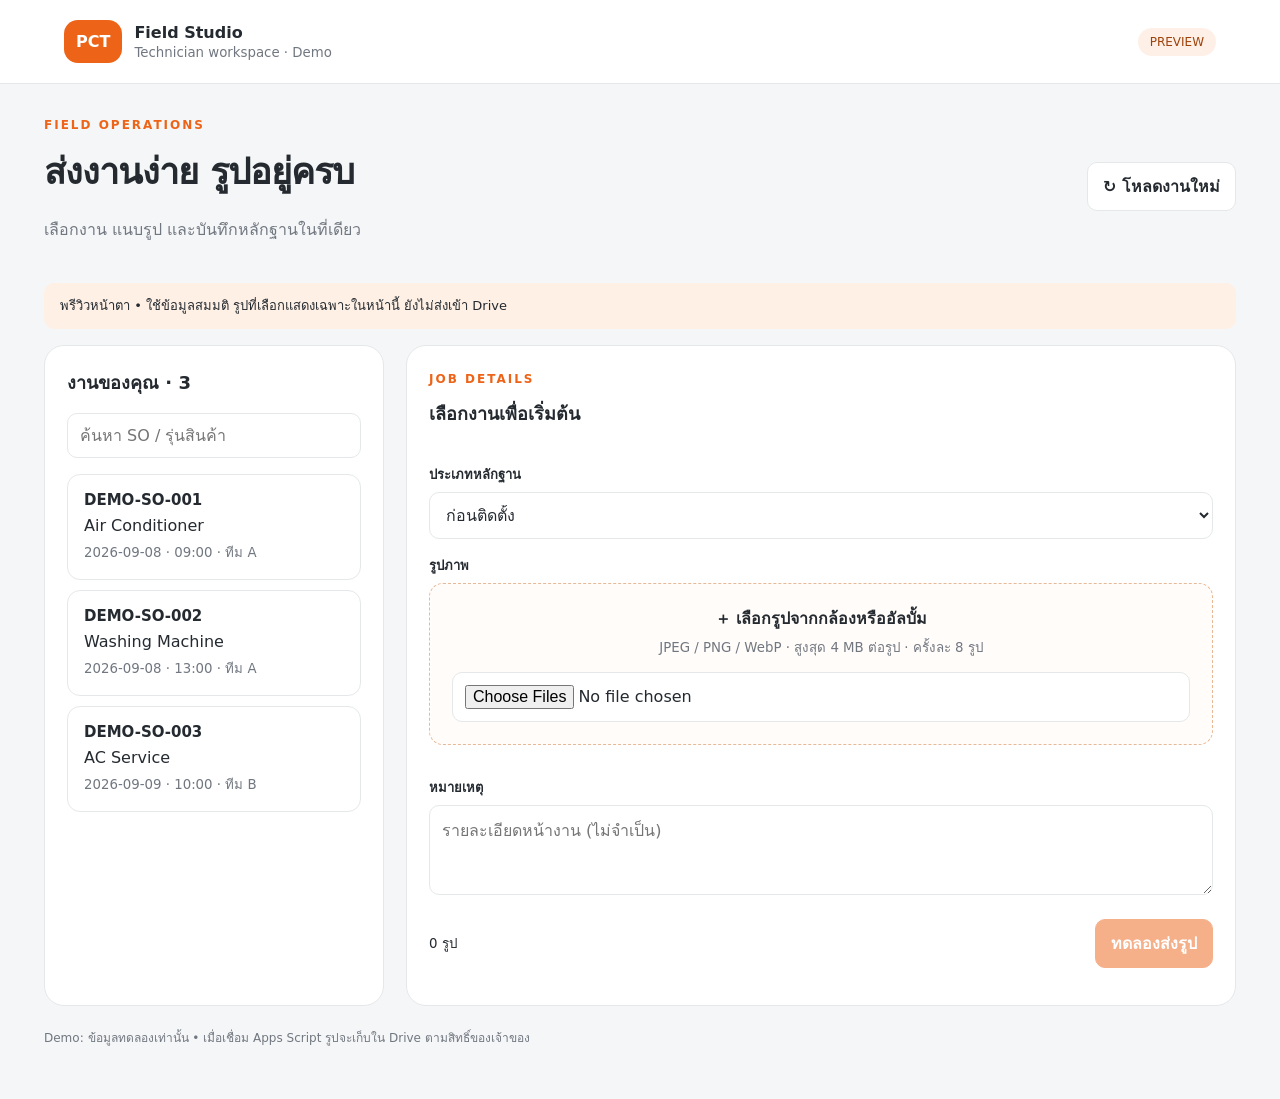
<file: demo/technician/index.html>
<!doctype html>
<html lang="th"><head><meta charset="utf-8"><meta name="viewport" content="width=device-width,initial-scale=1"><title>PCT • Field Studio Demo</title>
<style>
:root{--accent:#ed6418;--ink:#242a30;--muted:#717780;--line:#e5e8e9;--bg:#f5f6f7}*{box-sizing:border-box}body{margin:0;background:var(--bg);color:var(--ink);font-family:system-ui,'Segoe UI',sans-serif}button,input,select,textarea{font:inherit}button,a,input,select,textarea{outline-offset:4px}button{cursor:pointer}header{background:white;border-bottom:1px solid var(--line);padding:20px 5%;display:flex;justify-content:space-between;align-items:center;gap:16px}.brand{display:flex;gap:12px;align-items:center}.logo{background:var(--accent);color:white;padding:12px;border-radius:14px;font-weight:900}.brand small{display:block;color:var(--muted);margin-top:3px}.pill{font-size:12px;background:#fff0e7;color:#9d420a;padding:7px 12px;border-radius:30px}main{max-width:1240px;margin:auto;padding:30px 24px}h1{font-size:clamp(24px,4vw,36px);letter-spacing:-1px;margin:10px 0}p{color:var(--muted);line-height:1.7}.intro{display:flex;align-items:center;justify-content:space-between;gap:16px;margin-bottom:24px}.eyebrow{font-size:12px;color:var(--accent);font-weight:800;letter-spacing:2px}.layout{display:grid;grid-template-columns:340px minmax(0,1fr);gap:22px}.panel{background:white;border:1px solid var(--line);border-radius:20px;padding:22px;min-width:0}.panel h2{font-size:18px;margin:0 0 16px}.jobs{display:grid;gap:10px}.job{border:1px solid var(--line);background:white;text-align:left;padding:16px;border-radius:13px;display:grid;gap:7px;width:100%;color:inherit}.job.active{border-color:var(--accent);background:#fff8f3;box-shadow:inset 3px 0 var(--accent)}.job small{color:var(--muted)}.job strong{font-size:15px}.toolbar{display:flex;gap:8px;margin-bottom:16px}input,select,textarea{width:100%;border:1px solid var(--line);padding:12px;border-radius:10px;background:#fff;color:inherit;min-width:0}label{display:block;font-size:13px;font-weight:650;margin:16px 0 7px}.details{display:flex;gap:8px;flex-wrap:wrap;margin:12px 0 20px}.details span{background:#f3f4f5;border-radius:7px;font-size:12px;padding:7px 10px}.drop{border:1.5px dashed #e7b997;background:#fffcf9;border-radius:14px;padding:22px;text-align:center}.drop input{margin-top:14px;background:white}.drop b{display:block}.drop small{display:block;color:var(--muted);margin-top:6px}.photos{display:grid;grid-template-columns:repeat(auto-fit,minmax(140px,1fr));gap:12px;margin-top:16px}.photo{border:1px solid var(--line);border-radius:12px;overflow:hidden;min-width:0}.photo img{width:100%;height:135px;object-fit:cover}.photo div{padding:10px}.photo small{display:block;overflow-wrap:anywhere}.photo button{margin-top:8px}.actions{display:flex;justify-content:space-between;align-items:center;gap:12px;margin-top:20px;flex-wrap:wrap}.btn{border:1px solid var(--line);background:white;color:var(--ink);border-radius:10px;padding:11px 15px;min-height:44px;font-weight:650}.btn.primary{background:var(--accent);border-color:var(--accent);color:white}.btn:disabled{opacity:.5;cursor:default}.notice{padding:12px 16px;border-radius:10px;background:#fff0e5;font-size:13px;line-height:1.7;margin:16px 0}#message{margin-top:15px;line-height:1.6;overflow-wrap:anywhere}progress{width:100%;accent-color:var(--accent)}footer{font-size:12px;color:var(--muted);margin:22px 0}a{color:#a0440f}textarea{resize:vertical;min-height:90px}@media(max-width:950px){.layout{grid-template-columns:1fr}.jobs{grid-template-columns:repeat(auto-fit,minmax(200px,1fr))}.intro{align-items:flex-start}}@media(max-width:550px){main{padding:20px 14px}header{padding:14px}.panel{padding:16px}.intro{display:block}.photos{grid-template-columns:repeat(2,minmax(0,1fr))}.actions .primary{width:100%}input,select,textarea{font-size:16px}.brand small{font-size:11px}}
</style></head><body><header><div class="brand"><span class="logo">PCT</span><div><b>Field Studio</b><small>Technician workspace · Demo</small></div></div><span class="pill" id="mode">PREVIEW</span></header>
<main><div class="intro"><div><span class="eyebrow">FIELD OPERATIONS</span><h1>ส่งงานง่าย รูปอยู่ครบ</h1><p>เลือกงาน แนบรูป และบันทึกหลักฐานในที่เดียว</p></div><button class="btn" id="refresh">↻ โหลดงานใหม่</button></div><div class="notice" id="notice">พรีวิวหน้าตา • ใช้ข้อมูลสมมติ รูปที่เลือกแสดงเฉพาะในหน้านี้ ยังไม่ส่งเข้า Drive</div>
<div class="layout"><aside class="panel"><h2>งานของคุณ <span id="count"></span></h2><div class="toolbar"><input id="search" aria-label="ค้นหางาน" placeholder="ค้นหา SO / รุ่นสินค้า"></div><div class="jobs" id="jobs"></div></aside><section class="panel"><span class="eyebrow">JOB DETAILS</span><h2 id="jobTitle" style="margin-top:12px">เลือกงานเพื่อเริ่มต้น</h2><div class="details" id="details"></div><label for="type">ประเภทหลักฐาน</label><select id="type"><option value="Before">ก่อนติดตั้ง</option><option value="After">หลังติดตั้ง</option><option value="Serial">Serial Number</option></select><label for="files">รูปภาพ</label><div class="drop"><b>＋ เลือกรูปจากกล้องหรืออัลบั้ม</b><small>JPEG / PNG / WebP · สูงสุด 4 MB ต่อรูป · ครั้งละ 8 รูป</small><input id="files" type="file" accept="image/jpeg,image/png,image/webp" multiple></div><div class="photos" id="photos"></div><label for="notes">หมายเหตุ</label><textarea id="notes" maxlength="2000" placeholder="รายละเอียดหน้างาน (ไม่จำเป็น)"></textarea><div class="actions"><small id="summary">ยังไม่ได้เลือกรูป</small><button class="btn primary" id="send" disabled>ทดลองส่งรูป</button></div><progress id="progress" max="1" value="0" hidden></progress><div id="message" role="status" aria-live="polite"></div></section></div><footer>Demo: ข้อมูลทดลองเท่านั้น • เมื่อเชื่อม Apps Script รูปจะเก็บใน Drive ตามสิทธิ์ของเจ้าของ</footer></main>
<script>
const connected=!!(window.google&&google.script&&google.script.run);
const sample=[{id:'DEMO-001',so:'DEMO-SO-001',name:'ลูกค้าทดลอง 01',date:'2026-09-08',time:'09:00',model:'Air Conditioner',tech:'ทีม A',status:'Assigned'},{id:'DEMO-002',so:'DEMO-SO-002',name:'ลูกค้าทดลอง 02',date:'2026-09-08',time:'13:00',model:'Washing Machine',tech:'ทีม A',status:'Assigned'},{id:'DEMO-003',so:'DEMO-SO-003',name:'ลูกค้าทดลอง 03',date:'2026-09-09',time:'10:00',model:'AC Service',tech:'ทีม B',status:'Assigned'}];
const $=id=>document.getElementById(id);let jobs=[],selected=null,queue=[],busy=false;
function message(s){$('message').textContent=s}
function rpc(method,arg){return new Promise((resolve,reject)=>{google.script.run.withSuccessHandler(resolve).withFailureHandler(reject)[method](arg)})}
function renderJobs(){ $('jobs').replaceChildren();$('count').textContent='· '+jobs.length;const q=$('search').value.toLowerCase();for(const job of jobs.filter(j=>(j.so+' '+j.model).toLowerCase().includes(q))){const b=document.createElement('button');b.className='job'+(selected&&selected.id===job.id?' active':'');b.disabled=busy;for(const [tag,text]of [['strong',job.so],['span',job.model],['small',job.date+' · '+job.time+' · '+job.tech]]){const e=document.createElement(tag);e.textContent=text;b.append(e)}b.onclick=()=>{if(queue.length&&!confirm('เปลี่ยนงานจะล้างรูปที่ยังไม่ได้ส่ง ต้องการเปลี่ยนหรือไม่?'))return;clearQueue();$('notes').value='';selected=job;$('jobTitle').textContent=job.so;$('details').replaceChildren();[job.name,job.model,job.date+' '+job.time,job.tech].forEach(t=>{const e=document.createElement('span');e.textContent=t;$('details').append(e)});renderJobs();renderPhotos()};$('jobs').append(b)}}
function clearQueue(){queue.forEach(p=>URL.revokeObjectURL(p.url));queue=[];$('files').value='';renderPhotos()}
function renderPhotos(){$('photos').replaceChildren();queue.forEach((p,i)=>{const c=document.createElement('div');c.className='photo';const img=document.createElement('img');img.src=p.url;img.alt='รูปที่เลือก '+(i+1);const d=document.createElement('div'),s=document.createElement('small'),b=document.createElement('button');s.textContent=p.file.name+(p.done?' · ส่งแล้ว':'');b.textContent='นำออก';b.className='btn';b.disabled=busy;b.onclick=()=>{URL.revokeObjectURL(p.url);queue.splice(i,1);renderPhotos()};d.append(s,b);c.append(img,d);$('photos').append(c)});$('summary').textContent=queue.length+' รูป';$('send').disabled=busy||!selected||!queue.some(p=>!p.done)}
function lock(v){busy=v;['files','type','notes','refresh'].forEach(id=>$(id).disabled=v);renderJobs();renderPhotos()}
async function load(){if(busy)return;lock(true);message('กำลังโหลดงาน…');try{jobs=connected?await rpc('listDemoJobs'):sample;message('');renderJobs()}catch(e){message('โหลดไม่ได้: '+e.message)}finally{lock(false)}}
$('files').onchange=e=>{for(const file of e.target.files){if(queue.length>=8){message('เลือกได้สูงสุด 8 รูป');break}if(file.size>4194304||!['image/jpeg','image/png','image/webp'].includes(file.type)){message('ข้ามไฟล์ที่ไม่รองรับหรือใหญ่เกิน 4 MB: '+file.name);continue}queue.push({file,url:URL.createObjectURL(file),id:crypto.randomUUID(),done:false})}renderPhotos()};
function base64(file){return new Promise((resolve,reject)=>{const r=new FileReader();r.onload=()=>resolve(r.result.split(',')[1]);r.onerror=reject;r.readAsDataURL(file)})}
$('send').onclick=async()=>{if(!connected){message('พรีวิวพร้อมแล้ว: เลือก '+queue.length+' รูปสำหรับ '+selected.so+' — ยังไม่ได้อัปโหลด ต้องเปิดผ่าน Apps Script เพื่อส่งจริง');return}lock(true);$('progress').hidden=false;$('progress').max=queue.length;try{for(const p of queue){if(!p.done){message('กำลังส่ง '+p.file.name);await rpc('uploadDemoPhoto',{id:p.id,job:selected.id,type:$('type').value,mime:p.file.type,data:await base64(p.file),notes:$('notes').value});p.done=true}$('progress').value=queue.filter(x=>x.done).length}message('บันทึกรูปใน Drive และลิงก์ใน Demo Photos สำเร็จ')}catch(e){message('ส่งไม่ครบ: '+e.message+' — กดส่งอีกครั้งเพื่อลองรูปที่เหลือ')}finally{lock(false)}};
$('search').oninput=renderJobs;$('refresh').onclick=load;
if(connected){$('mode').textContent='DRIVE DEMO';$('notice').textContent='เชื่อมสำเนา Google Sheet · เจ้าของทดลองใช้งาน · รูปเก็บในโฟลเดอร์ Demo';$('send').textContent='บันทึกรูปเข้า Drive'}
window.addEventListener('beforeunload',e=>{if(queue.some(p=>!p.done)){e.preventDefault();e.returnValue=''}});load();
</script></body></html>
</file>
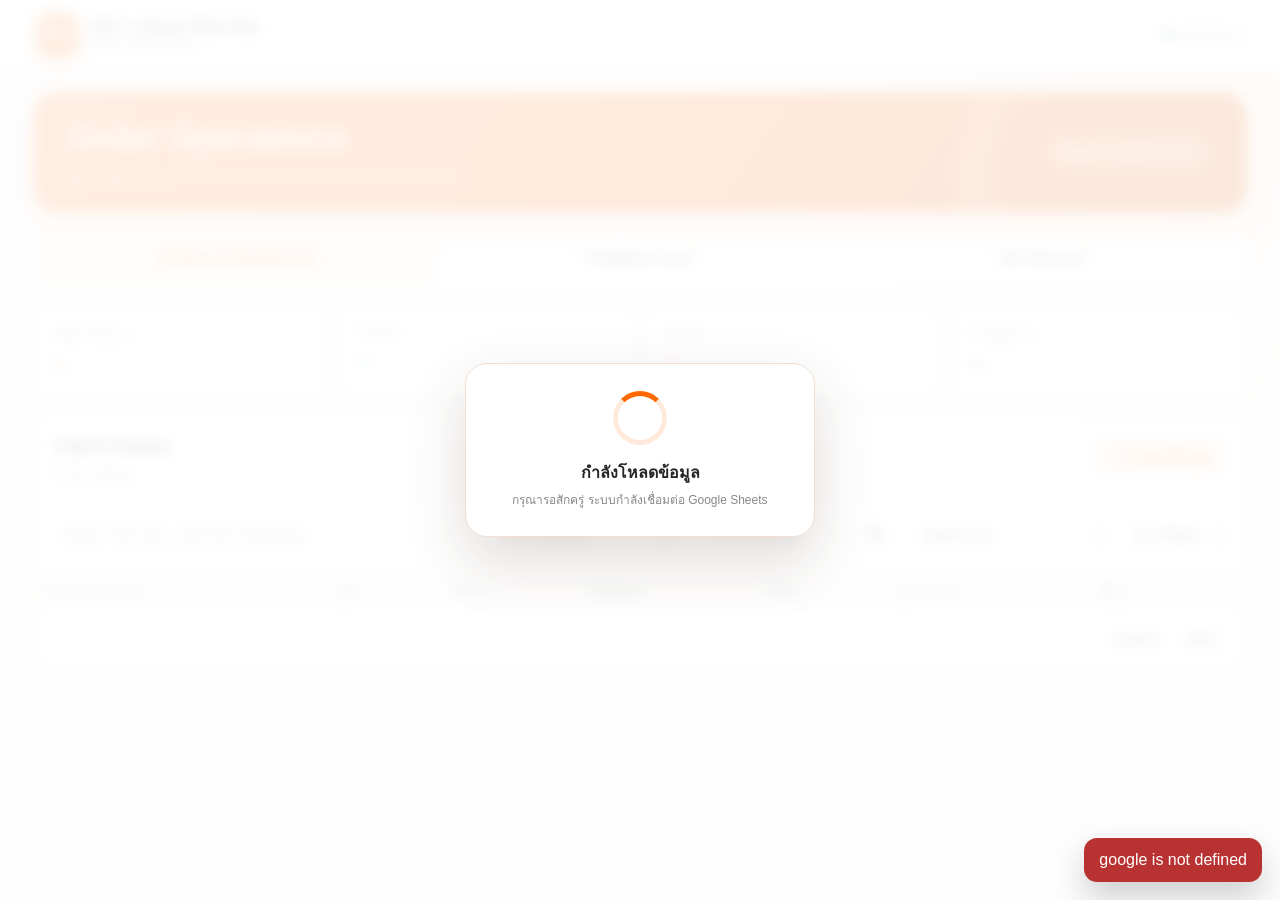
<file: GoogleAppsScript_Index.html>
<!doctype html>
<html lang="th">
<head>
  <base target="_top">
  <meta charset="utf-8">
  <style>
    :root{
      --orange:#ff6900;--orange-dark:#e95f00;--orange-soft:#fff1e7;
      --ink:#262626;--muted:#747474;--line:#eee7e1;--bg:#f7f7f8;
      --white:#fff;--green:#179d65;--red:#dd3d3d;--blue:#3978e6;
      --shadow:0 12px 34px rgba(58,42,30,.08);--radius:18px;
    }
    *{box-sizing:border-box}
    html{scroll-behavior:smooth}
    body{margin:0;color:var(--ink);font-family:Inter,"Noto Sans Thai",Tahoma,sans-serif;background:
      radial-gradient(circle at 95% 0,rgba(255,105,0,.11),transparent 30rem),var(--bg)}
    button,input,select,textarea{font:inherit}
    button{cursor:pointer}
    .app{min-height:100vh}
    .topbar{position:sticky;top:0;z-index:50;display:flex;align-items:center;justify-content:space-between;
      gap:18px;padding:13px clamp(16px,3vw,36px);border-bottom:1px solid var(--line);
      background:rgba(255,255,255,.9);backdrop-filter:blur(16px)}
    .brand{display:flex;align-items:center;gap:12px;min-width:0}
    .brand-mark{display:grid;place-items:center;width:43px;height:43px;border-radius:14px;color:#fff;
      font-weight:1000;background:linear-gradient(145deg,#ff8534,var(--orange));box-shadow:0 10px 25px rgba(255,105,0,.25)}
    .brand strong{display:block;font-size:15px}.brand small{display:block;margin-top:2px;color:var(--muted)}
    .sync{display:flex;align-items:center;gap:7px;color:var(--muted);font-size:12px}
    .sync::before{content:"";width:8px;height:8px;border-radius:50%;background:var(--green);box-shadow:0 0 0 4px rgba(23,157,101,.12)}
    .shell{width:min(1540px,100%);margin:auto;padding:22px clamp(14px,2.6vw,34px) 45px}
    .hero{position:relative;overflow:hidden;display:flex;align-items:center;justify-content:space-between;gap:20px;
      padding:25px clamp(20px,3vw,34px);border-radius:24px;color:#fff;
      background:linear-gradient(125deg,#ff8029 0,var(--orange) 55%,#df5900 100%);
      box-shadow:0 18px 42px rgba(255,105,0,.2)}
    .hero::after{content:"";position:absolute;right:-55px;top:-95px;width:260px;height:260px;border:45px solid rgba(255,255,255,.10);border-radius:50%}
    .hero h1{position:relative;margin:0;font-size:clamp(22px,3vw,34px);line-height:1.2}
    .hero p{position:relative;margin:8px 0 0;color:rgba(255,255,255,.86);font-size:13px}
    .hero-badge{position:relative;z-index:1;padding:9px 13px;border:1px solid rgba(255,255,255,.25);
      border-radius:999px;background:rgba(255,255,255,.13);white-space:nowrap;font-size:12px;font-weight:800}
    .tabs{display:flex;gap:8px;margin:18px 0;padding:6px;border:1px solid var(--line);border-radius:16px;background:#fff;box-shadow:0 5px 20px rgba(58,42,30,.04)}
    .tab{flex:1;min-height:45px;border:0;border-radius:12px;color:#666;background:transparent;font-weight:850}
    .tab.active{color:var(--orange-dark);background:var(--orange-soft);box-shadow:inset 0 0 0 1px #ffd4b8}
    .stats{display:grid;grid-template-columns:repeat(4,minmax(0,1fr));gap:12px;margin-bottom:16px}
    .stat{padding:17px;border:1px solid var(--line);border-radius:var(--radius);background:#fff;box-shadow:0 7px 22px rgba(58,42,30,.045)}
    .stat span{display:block;color:var(--muted);font-size:12px}.stat b{display:block;margin-top:5px;font-size:27px;letter-spacing:-1px}
    .stat.orange b{color:var(--orange)}.stat.green b{color:var(--green)}.stat.red b{color:var(--red)}
    .view{display:none}.view.active{display:block}
    .panel{border:1px solid var(--line);border-radius:var(--radius);background:#fff;box-shadow:var(--shadow)}
    .panel-head{display:flex;align-items:center;justify-content:space-between;gap:14px;padding:17px 18px;border-bottom:1px solid var(--line)}
    .panel-title h2{margin:0;font-size:17px}.panel-title p{margin:4px 0 0;color:var(--muted);font-size:12px}
    .toolbar{display:grid;grid-template-columns:minmax(210px,1.5fr) repeat(3,minmax(145px,.7fr)) auto;gap:9px;padding:14px 18px;border-bottom:1px solid var(--line)}
    .toolbar.problem-tools,.toolbar.ac-tools{grid-template-columns:minmax(220px,1.3fr) minmax(155px,.7fr) auto}
    .field{position:relative}
    input,select,textarea{width:100%;border:1px solid #e2ddd9;border-radius:12px;color:var(--ink);background:#fff;outline:none}
    input,select{height:42px;padding:0 12px}textarea{min-height:94px;padding:11px 12px;resize:vertical}
    input:focus,select:focus,textarea:focus{border-color:var(--orange);box-shadow:0 0 0 3px rgba(255,105,0,.11)}
    .btn{display:inline-flex;align-items:center;justify-content:center;gap:7px;min-height:40px;padding:0 14px;border:1px solid #e4ddd7;border-radius:12px;color:#555;background:#fff;font-weight:850}
    .btn:hover{transform:translateY(-1px);box-shadow:0 7px 16px rgba(55,40,28,.08)}
    .btn.primary{color:#fff;border-color:var(--orange);background:linear-gradient(135deg,#ff7c25,var(--orange));box-shadow:0 8px 20px rgba(255,105,0,.18)}
    .btn.soft{color:var(--orange-dark);border-color:#ffd5b7;background:var(--orange-soft)}
    .btn.small{min-height:32px;padding:0 10px;border-radius:9px;font-size:12px}
    .table-wrap{overflow:auto;max-height:62vh}
    table{width:100%;border-collapse:separate;border-spacing:0;min-width:1040px}
    th{position:sticky;top:0;z-index:2;padding:11px 12px;color:#777;background:#faf8f6;text-align:left;font-size:11px;white-space:nowrap;border-bottom:1px solid var(--line)}
    td{padding:12px;border-bottom:1px solid #f2eeeb;vertical-align:top;font-size:12px}
    tr:hover td{background:#fffaf6}
    .so{font-weight:900;color:#333;white-space:nowrap}.sub{display:block;margin-top:3px;color:#999;font-size:10px}
    .truncate{display:block;max-width:280px;overflow:hidden;text-overflow:ellipsis;white-space:nowrap}
    .pill{display:inline-flex;align-items:center;padding:5px 8px;border-radius:999px;font-size:10px;font-weight:900;background:#f1f1f1}
    .pill.confirm,.pill.done{color:#087a4a;background:#e8f8f0}.pill.cancel{color:#b82f2f;background:#fdecec}
    .pill.class-iii{color:#a14c00;background:#fff0df}.pill.class-ii{color:#315fa8;background:#eaf1ff}
    .empty{padding:60px 20px;text-align:center;color:#999}.empty b{display:block;margin-bottom:7px;color:#555;font-size:15px}
    .pager{display:flex;align-items:center;justify-content:flex-end;gap:8px;padding:12px 18px;color:#777;font-size:12px}
    .modal{position:fixed;inset:0;z-index:100;display:none;place-items:center;padding:18px;background:rgba(28,22,18,.48);backdrop-filter:blur(5px)}
    .modal.open{display:grid}
    .modal-card{width:min(760px,100%);max-height:92vh;overflow:auto;border-radius:22px;background:#fff;box-shadow:0 28px 80px rgba(0,0,0,.25)}
    .modal-head{position:sticky;top:0;z-index:3;display:flex;align-items:center;justify-content:space-between;padding:17px 20px;border-bottom:1px solid var(--line);background:rgba(255,255,255,.96)}
    .modal-head h3{margin:0;font-size:17px}.close{width:36px;height:36px;border:0;border-radius:10px;color:#777;background:#f5f2f0;font-size:22px}
    .modal-body{padding:18px 20px}.grid{display:grid;grid-template-columns:repeat(2,minmax(0,1fr));gap:13px}
    .form-field.full{grid-column:1/-1}.form-field label{display:block;margin-bottom:6px;color:#555;font-size:12px;font-weight:850}
    .info-card{grid-column:1/-1;padding:13px;border:1px solid #f0e0d5;border-radius:14px;background:#fff8f3;color:#65452e;font-size:12px;line-height:1.6}
    .modal-actions{display:flex;justify-content:flex-end;gap:9px;padding:15px 20px;border-top:1px solid var(--line);background:#faf9f8}
    .loader{position:fixed;inset:0;z-index:200;display:grid;place-items:center;padding:20px;background:rgba(255,255,255,.86);backdrop-filter:blur(7px);opacity:0;visibility:hidden;transition:.2s}
    .loader.show{opacity:1;visibility:visible}
    .loader-card{width:min(350px,90vw);padding:27px;text-align:center;border:1px solid #f0dfd2;border-radius:22px;background:#fff;box-shadow:0 24px 60px rgba(70,42,22,.16)}
    .spinner{width:54px;height:54px;margin:0 auto 15px;border:5px solid #ffeadc;border-top-color:var(--orange);border-radius:50%;animation:spin .85s linear infinite}
    @keyframes spin{to{transform:rotate(360deg)}}.loader-card b{display:block}.loader-card span{display:block;margin-top:5px;color:#888;font-size:12px}
    .toast{position:fixed;right:18px;bottom:18px;z-index:250;max-width:390px;padding:13px 15px;border-radius:13px;color:#fff;background:#292929;box-shadow:0 15px 35px rgba(0,0,0,.2);transform:translateY(30px);opacity:0;visibility:hidden;transition:.25s}
    .toast.show{transform:none;opacity:1;visibility:visible}.toast.error{background:#b93232}
    @media(max-width:900px){.stats{grid-template-columns:repeat(2,1fr)}.toolbar,.toolbar.problem-tools,.toolbar.ac-tools{grid-template-columns:1fr 1fr}.toolbar>*:first-child{grid-column:1/-1}}
    @media(max-width:620px){.brand small,.sync{display:none}.shell{padding-top:14px}.hero{align-items:flex-start;flex-direction:column}.hero-badge{display:none}.tabs{position:sticky;top:69px;z-index:40}.stats{gap:8px}.stat{padding:13px}.stat b{font-size:22px}.toolbar,.toolbar.problem-tools,.toolbar.ac-tools{grid-template-columns:1fr}.toolbar>*:first-child{grid-column:auto}.panel-head{align-items:flex-start;flex-direction:column}.grid{grid-template-columns:1fr}.form-field.full{grid-column:auto}}
    @media(prefers-reduced-motion:reduce){*{animation-duration:.01ms!important;transition-duration:.01ms!important}}
  </style>
</head>
<body>
  <div class="app">
    <header class="topbar">
      <div class="brand"><div class="brand-mark">PCT</div><div><strong>PCT × Xiaomi Fleet Hub</strong><small>Order Operations</small></div></div>
      <div class="sync" id="syncText">พร้อมใช้งาน</div>
    </header>

    <main class="shell">
      <section class="hero">
        <div><h1>Order Operations</h1><p>ดูตารางนัดหมาย จัดการ Problem Case และติดตามนัดล้างแอร์ในที่เดียว</p></div>
        <div class="hero-badge">ข้อมูลจาก Google Sheets</div>
      </section>

      <nav class="tabs" aria-label="เมนูหลัก">
        <button class="tab active" data-tab="orders">Orders & Dashboard</button>
        <button class="tab" data-tab="problems">Problem Case</button>
        <button class="tab" data-tab="ac">AC Service</button>
      </nav>

      <section class="view active" id="view-orders">
        <div class="stats">
          <article class="stat orange"><span>Orders ทั้งหมด</span><b id="statTotal">–</b></article>
          <article class="stat green"><span>Confirm</span><b id="statConfirm">–</b></article>
          <article class="stat red"><span>Cancel</span><b id="statCancel">–</b></article>
          <article class="stat"><span>มีวันนัดหมาย</span><b id="statAppointment">–</b></article>
        </div>
        <article class="panel">
          <div class="panel-head">
            <div class="panel-title"><h2>รายการ Orders</h2><p id="orderCount">กำลังอ่านข้อมูล...</p></div>
            <button class="btn soft" id="refreshOrders">↻ อัปเดตข้อมูล</button>
          </div>
          <div class="toolbar">
            <input id="orderSearch" type="search" placeholder="ค้นหา SO, ชื่อ, เบอร์โทร หรือที่อยู่">
            <input id="dateFrom" type="date" title="ตั้งแต่วันที่">
            <input id="dateTo" type="date" title="ถึงวันที่">
            <select id="orderStatus"><option value="">ทุกสถานะ</option><option>Confirm</option><option>Cancel</option></select>
            <select id="orderClass"><option value="">ทุก Class</option><option>Class I</option><option>Class II</option><option>Class III</option></select>
          </div>
          <div class="table-wrap"><table>
            <thead><tr><th>SO / Delivery Order</th><th>ลูกค้า</th><th>สถานะ</th><th>วันนัดหมาย</th><th>Class</th><th>Type / Model</th><th>ที่อยู่</th><th></th></tr></thead>
            <tbody id="ordersBody"></tbody>
          </table></div>
          <div class="pager"><span id="pageText"></span><button class="btn small" id="prevPage">ก่อนหน้า</button><button class="btn small" id="nextPage">ถัดไป</button></div>
        </article>
      </section>

      <section class="view" id="view-problems">
        <article class="panel">
          <div class="panel-head">
            <div class="panel-title"><h2>Problem Case</h2><p id="problemCount">เคสปัญหาและขั้นตอนการแก้ไข</p></div>
            <button class="btn primary" id="newProblem">＋ บันทึก Problem Case</button>
          </div>
          <div class="toolbar problem-tools">
            <input id="problemSearch" type="search" placeholder="ค้นหา SO, ปัญหา, ช่าง หรือสถานะ">
            <input id="problemDate" type="date" title="วันที่รับเคสหรือวันนัดหมาย">
            <select id="problemStatus"><option value="">ทุกสถานะ</option><option>รับเรื่องแล้ว</option><option>รอนัดหมาย</option><option>กำลังแก้ไข</option><option>แก้ไขแล้ว</option></select>
          </div>
          <div class="table-wrap"><table>
            <thead><tr><th>SO / ลูกค้า</th><th>วันที่รับเคส</th><th>ปัญหา</th><th>วันนัดแก้ไข</th><th>สถานะ</th><th>ช่างแก้ไข</th><th>ขั้นตอน / ผลลัพธ์</th></tr></thead>
            <tbody id="problemsBody"></tbody>
          </table></div>
        </article>
      </section>

      <section class="view" id="view-ac">
        <article class="panel">
          <div class="panel-head">
            <div class="panel-title"><h2>AC Service</h2><p id="acCount">ดูช่วงวันนัดล้างแอร์</p></div>
            <button class="btn primary" id="newAC">＋ เพิ่มด้วยเลข SO</button>
          </div>
          <div class="toolbar ac-tools">
            <input id="acSearch" type="search" placeholder="ค้นหา SO, ชื่อ, เบอร์โทร หรือที่อยู่">
            <input id="acDate" type="date" title="เลือกวันนัดล้างแอร์">
            <input id="acMonth" type="month" title="เลือกเดือน">
          </div>
          <div class="table-wrap"><table>
            <thead><tr><th>SO / ลูกค้า</th><th>เบอร์โทร</th><th>วันติดตั้ง</th><th>วันนัดล้างแอร์</th><th>Type / Model</th><th>ที่อยู่</th><th>หมายเหตุ</th></tr></thead>
            <tbody id="acBody"></tbody>
          </table></div>
        </article>
      </section>
    </main>
  </div>

  <div class="modal" id="caseModal">
    <div class="modal-card">
      <div class="modal-head"><h3>แก้ไขข้อมูลเคส — เฉพาะ J, K, P</h3><button class="close" data-close>×</button></div>
      <form id="caseForm">
        <div class="modal-body"><div class="grid">
          <div class="form-field full"><label>เลข SO</label><input id="caseSO" readonly></div>
          <div class="form-field"><label>Date appointment (J)</label><input id="caseDate" type="date"></div>
          <div class="form-field"><label>Time (K)</label><input id="caseTime" type="time"></div>
          <div class="form-field full"><label>Noted (P)</label><textarea id="caseNoted"></textarea></div>
        </div></div>
        <div class="modal-actions"><button type="button" class="btn" data-close>ยกเลิก</button><button class="btn primary">บันทึก J, K, P</button></div>
      </form>
    </div>
  </div>

  <div class="modal" id="problemModal">
    <div class="modal-card">
      <div class="modal-head"><h3>บันทึก Problem Case</h3><button class="close" data-close>×</button></div>
      <form id="problemForm">
        <div class="modal-body"><div class="grid">
          <div class="form-field full"><label>เลข SO</label><div style="display:flex;gap:8px"><input id="pSO" required placeholder="ASTH..."><button type="button" class="btn soft" id="loadProblemSO">ดึงข้อมูล</button></div></div>
          <div class="info-card" id="problemOrderInfo">กรอก SO แล้วกด “ดึงข้อมูล” ระบบจะนำข้อมูลลูกค้าจากหน้า Orders มาให้อัตโนมัติ</div>
          <div class="form-field"><label>วันที่รับเคส</label><input id="pReceived" type="date" required></div>
          <div class="form-field"><label>สถานะ</label><select id="pStatus"><option>รับเรื่องแล้ว</option><option>รอนัดหมาย</option><option>กำลังแก้ไข</option><option>แก้ไขแล้ว</option></select></div>
          <div class="form-field full"><label>รายละเอียดปัญหา</label><textarea id="pProblem" required></textarea></div>
          <div class="form-field full"><label>ช่างที่เคยรับผิดชอบ</label><input id="pPreviousTeam"></div>
          <div class="form-field"><label>Date appointment</label><input id="pAppointmentDate" type="date"></div>
          <div class="form-field"><label>Time</label><input id="pAppointmentTime" type="time"></div>
          <div class="form-field full"><label>ช่างที่เข้าแก้ไข</label><input id="pRepairTeam"></div>
          <div class="form-field full"><label>ขั้นตอนการแก้ไข</label><textarea id="pSteps" placeholder="ระบุขั้นตอนที่ดำเนินการ"></textarea></div>
          <div class="form-field full"><label>ผลลัพธ์</label><textarea id="pResult"></textarea></div>
        </div></div>
        <div class="modal-actions"><button type="button" class="btn" data-close>ยกเลิก</button><button class="btn primary">บันทึก Problem Case</button></div>
      </form>
    </div>
  </div>

  <div class="modal" id="acModal">
    <div class="modal-card" style="max-width:520px">
      <div class="modal-head"><h3>เพิ่มนัดล้างแอร์</h3><button class="close" data-close>×</button></div>
      <form id="acForm">
        <div class="modal-body">
          <div class="form-field"><label>เลข SO</label><input id="acSO" required placeholder="ASTH..."></div>
          <div class="info-card" style="margin-top:12px">กรอกเพียงเลข SO ระบบจะดึงชื่อ เบอร์โทร ที่อยู่ Type, Model และวันติดตั้งจากหน้า Orders พร้อมคำนวณวันนัดล้างแอร์ให้อัตโนมัติเป็น 1 ปีหลังวันติดตั้ง</div>
        </div>
        <div class="modal-actions"><button type="button" class="btn" data-close>ยกเลิก</button><button class="btn primary">บันทึกด้วย SO</button></div>
      </form>
    </div>
  </div>

  <div class="loader" id="loader"><div class="loader-card"><div class="spinner"></div><b id="loaderTitle">กำลังโหลดข้อมูล</b><span>กรุณารอสักครู่ ระบบกำลังเชื่อมต่อ Google Sheets</span></div></div>
  <div class="toast" id="toast"></div>

  <script>
    const state={tab:'orders',page:1,totalPages:1,loading:0,problemLoaded:false,acLoaded:false};
    const $=id=>document.getElementById(id);
    const esc=value=>String(value??'').replace(/[&<>"']/g,ch=>({'&':'&amp;','<':'&lt;','>':'&gt;','"':'&quot;',"'":'&#39;'}[ch]));
    const normDate=value=>{
      const text=String(value||'').trim();let m=text.match(/^(\d{4})-(\d{2})-(\d{2})$/);if(m)return text;
      m=text.match(/^(\d{1,2})[\/.-](\d{1,2})[\/.-](\d{2,4})$/);if(!m)return'';
      let y=+m[3];if(y<100)y+=2000;if(y>2400)y-=543;return`${y}-${String(m[2]).padStart(2,'0')}-${String(m[1]).padStart(2,'0')}`;
    };
    const today=()=>{const d=new Date();return`${d.getFullYear()}-${String(d.getMonth()+1).padStart(2,'0')}-${String(d.getDate()).padStart(2,'0')}`};
    const debounce=(fn,wait=300)=>{let timer;return(...args)=>{clearTimeout(timer);timer=setTimeout(()=>fn(...args),wait)}};

    function api(name,...args){
      startLoad();
      return new Promise((resolve,reject)=>{
        google.script.run.withSuccessHandler(value=>{stopLoad();resolve(value)})
          .withFailureHandler(error=>{stopLoad();reject(error)})[name](...args);
      });
    }
    function startLoad(title='กำลังโหลดข้อมูล'){state.loading++;$('loaderTitle').textContent=title;clearTimeout(window.loaderDelay);window.loaderDelay=setTimeout(()=>$('loader').classList.add('show'),180)}
    function stopLoad(){state.loading=Math.max(0,state.loading-1);if(!state.loading){clearTimeout(window.loaderDelay);$('loader').classList.remove('show')}}
    function toast(message,error=false){const el=$('toast');el.textContent=message;el.className='toast show'+(error?' error':'');clearTimeout(window.toastTimer);window.toastTimer=setTimeout(()=>el.className='toast',3600)}
    function fail(error){console.error(error);toast(error&&error.message?error.message:String(error),true)}
    function openModal(id){$(id).classList.add('open')}
    function closeModals(){document.querySelectorAll('.modal').forEach(el=>el.classList.remove('open'))}

    async function init(){
      bindEvents();
      $('pReceived').value=today();
      try{
        const data=await api('getBootstrap',orderParams());
        renderSummary(data.summary);renderOrders(data.orders);
        $('syncText').textContent='อัปเดต '+data.summary.updatedAt;
      }catch(error){fail(error)}
    }
    function bindEvents(){
      document.querySelectorAll('.tab').forEach(btn=>btn.onclick=()=>switchTab(btn.dataset.tab));
      document.querySelectorAll('[data-close]').forEach(btn=>btn.onclick=closeModals);
      document.querySelectorAll('.modal').forEach(modal=>modal.onclick=e=>{if(e.target===modal)closeModals()});
      const reloadOrders=debounce(()=>{state.page=1;loadOrders()},320);
      ['orderSearch','dateFrom','dateTo','orderStatus','orderClass'].forEach(id=>$(id).addEventListener(id==='orderSearch'?'input':'change',reloadOrders));
      $('refreshOrders').onclick=async()=>{try{const s=await api('getDashboardSummary');renderSummary(s);await loadOrders();toast('อัปเดตข้อมูลแล้ว')}catch(e){fail(e)}};
      $('prevPage').onclick=()=>{if(state.page>1){state.page--;loadOrders()}};
      $('nextPage').onclick=()=>{if(state.page<state.totalPages){state.page++;loadOrders()}};
      const reloadProblems=debounce(loadProblems,300);
      ['problemSearch','problemDate','problemStatus'].forEach(id=>$(id).addEventListener(id==='problemSearch'?'input':'change',reloadProblems));
      const reloadAC=debounce(loadAC,300);
      ['acSearch','acDate','acMonth'].forEach(id=>$(id).addEventListener(id==='acSearch'?'input':'change',reloadAC));
      $('newProblem').onclick=()=>{ $('problemForm').reset();$('pReceived').value=today();$('problemOrderInfo').textContent='กรอก SO แล้วกด “ดึงข้อมูล”';openModal('problemModal') };
      $('loadProblemSO').onclick=loadProblemOrder;
      $('problemForm').onsubmit=saveProblem;
      $('caseForm').onsubmit=saveCase;
      $('newAC').onclick=()=>{ $('acForm').reset();openModal('acModal') };
      $('acForm').onsubmit=saveAC;
      document.addEventListener('keydown',e=>{if(e.key==='Escape')closeModals()});
    }
    function switchTab(tab){
      state.tab=tab;
      document.querySelectorAll('.tab').forEach(el=>el.classList.toggle('active',el.dataset.tab===tab));
      document.querySelectorAll('.view').forEach(el=>el.classList.toggle('active',el.id==='view-'+tab));
      if(tab==='problems'&&!state.problemLoaded)loadProblems();
      if(tab==='ac'&&!state.acLoaded)loadAC();
    }
    function renderSummary(s){$('statTotal').textContent=s.total.toLocaleString();$('statConfirm').textContent=s.confirm.toLocaleString();$('statCancel').textContent=s.cancel.toLocaleString();$('statAppointment').textContent=s.withAppointment.toLocaleString()}
    function orderParams(){return{q:$('orderSearch')?.value||'',dateFrom:$('dateFrom')?.value||'',dateTo:$('dateTo')?.value||'',status:$('orderStatus')?.value||'',difficulty:$('orderClass')?.value||'',page:state.page,pageSize:30}}
    async function loadOrders(){try{renderOrders(await api('getOrders',orderParams()))}catch(e){fail(e)}}
    function renderOrders(data){
      state.page=data.page;state.totalPages=data.totalPages;
      $('orderCount').textContent=`พบ ${data.total.toLocaleString()} รายการ`;
      $('pageText').textContent=`หน้า ${data.page} / ${data.totalPages}`;
      $('prevPage').disabled=data.page<=1;$('nextPage').disabled=data.page>=data.totalPages;
      $('ordersBody').innerHTML=data.items.length?data.items.map(o=>`<tr>
        <td><span class="so">${esc(o.so)}</span><span class="sub">${esc(o.deliveryOrder)}</span></td>
        <td><b>${esc(o.name||'-')}</b><span class="sub">${esc(o.phone)}</span></td>
        <td><span class="pill ${String(o.status).toLowerCase()}">${esc(o.status||'-')}</span></td>
        <td><b>${esc(o.appointmentDate||'-')}</b><span class="sub">${esc(o.appointmentTime)}</span></td>
        <td><span class="pill ${String(o.difficulty).toLowerCase().replace(/\s/g,'-')}">${esc(o.difficulty||'-')}</span></td>
        <td>${esc(o.type||'-')}<span class="sub">${esc(o.model)}</span></td>
        <td><span class="truncate" title="${esc(o.address)}">${esc(o.address||'-')}</span></td>
        <td><button class="btn small soft" onclick="editCase('${esc(o.so)}')">แก้ J/K/P</button></td>
      </tr>`).join(''):`<tr><td colspan="8"><div class="empty"><b>ไม่พบ Orders</b>ลองเปลี่ยนคำค้นหาหรือช่วงวันที่</div></td></tr>`;
    }
    async function editCase(so){try{const data=await api('getEditableOrderCase',so);$('caseSO').value=data.so;$('caseDate').value=normDate(data.dateAppointment);$('caseTime').value=String(data.time||'').slice(0,5);$('caseNoted').value=data.noted||'';openModal('caseModal')}catch(e){fail(e)}}
    async function saveCase(event){event.preventDefault();try{const result=await api('updateOrderCaseFields',{so:$('caseSO').value,dateAppointment:$('caseDate').value,time:$('caseTime').value,noted:$('caseNoted').value});closeModals();toast(result.message);loadOrders()}catch(e){fail(e)}}
    async function loadProblems(){try{const data=await api('getProblemCases',{q:$('problemSearch').value,date:$('problemDate').value,status:$('problemStatus').value});state.problemLoaded=true;$('problemCount').textContent=`พบ ${data.total.toLocaleString()} เคส`;$('problemsBody').innerHTML=data.items.length?data.items.map(p=>`<tr>
      <td><span class="so">${esc(p.so)}</span><span class="sub">${esc(p.name)} ${esc(p.phone)}</span></td>
      <td>${esc(p.dateReceived||'-')}</td><td><span class="truncate" title="${esc(p.problem)}">${esc(p.problem||'-')}</span></td>
      <td>${esc(p.appointmentDate||'-')}<span class="sub">${esc(p.appointmentTime)}</span></td>
      <td><span class="pill ${p.status==='แก้ไขแล้ว'?'done':''}">${esc(p.status||'-')}</span></td><td>${esc(p.repairTeam||'-')}</td>
      <td><span class="truncate" title="${esc((p.steps||'')+' '+(p.result||''))}">${esc(p.steps||p.result||'-')}</span></td>
    </tr>`).join(''):`<tr><td colspan="7"><div class="empty"><b>ไม่พบ Problem Case</b></div></td></tr>`}catch(e){fail(e)}}
    async function loadProblemOrder(){try{const o=await api('getProblemOrderInfo',$('pSO').value);$('problemOrderInfo').innerHTML=`<b>${esc(o.name||'-')}</b> · ${esc(o.phone||'-')}<br>${esc(o.address||'-')}<br>Type: ${esc(o.type||'-')} · Model: ${esc(o.model||'-')}` }catch(e){fail(e)}}
    async function saveProblem(event){event.preventDefault();try{const result=await api('saveProblemCase',{so:$('pSO').value,dateReceived:$('pReceived').value,problem:$('pProblem').value,previousTeam:$('pPreviousTeam').value,appointmentDate:$('pAppointmentDate').value,appointmentTime:$('pAppointmentTime').value,status:$('pStatus').value,repairTeam:$('pRepairTeam').value,steps:$('pSteps').value,result:$('pResult').value});closeModals();toast(result.message);state.problemLoaded=false;loadProblems()}catch(e){fail(e)}}
    async function loadAC(){try{const data=await api('getACServices',{q:$('acSearch').value,date:$('acDate').value,month:$('acMonth').value});state.acLoaded=true;$('acCount').textContent=`พบ ${data.total.toLocaleString()} นัด`;$('acBody').innerHTML=data.items.length?data.items.map(a=>`<tr>
      <td><span class="so">${esc(a.so)}</span><span class="sub">${esc(a.name)}</span></td><td>${esc(a.phone||'-')}</td>
      <td>${esc(a.installDate||'-')}</td><td><b style="color:var(--orange-dark)">${esc(a.serviceDate||'-')}</b></td>
      <td>${esc(a.type||'-')}<span class="sub">${esc(a.model)}</span></td><td><span class="truncate" title="${esc(a.address)}">${esc(a.address||'-')}</span></td>
      <td><span class="truncate" title="${esc(a.noted)}">${esc(a.noted||'-')}</span></td>
    </tr>`).join(''):`<tr><td colspan="7"><div class="empty"><b>ไม่พบนัดล้างแอร์</b>ลองเลือกวันที่หรือเดือนอื่น</div></td></tr>`}catch(e){fail(e)}}
    async function saveAC(event){event.preventDefault();try{const result=await api('addACServiceBySO',$('acSO').value);closeModals();toast(result.message);state.acLoaded=false;loadAC()}catch(e){fail(e)}}
    window.editCase=editCase;
    init();
  </script>
</body>
</html>
</file>
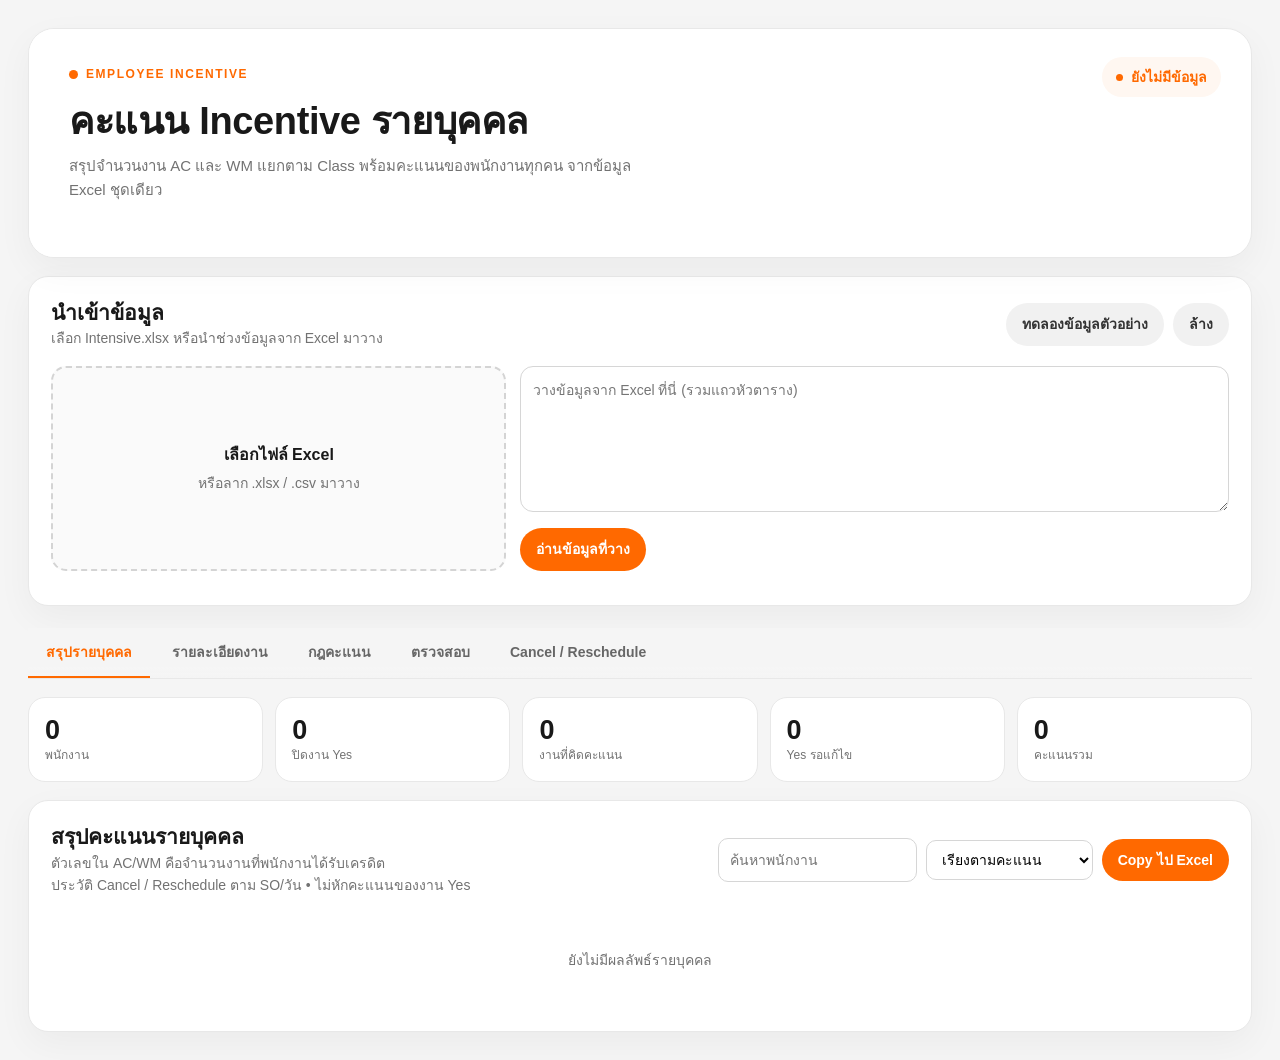
<file: tools/incentive-calculator.html>
<!doctype html>
<html lang="th">
<head>
<meta charset="utf-8"><meta name="viewport" content="width=device-width,initial-scale=1">
<title>Incentive Calculator — รายบุคคล</title>
<style>
:root{--orange:#ff6900;--orange-2:#ff8a2a;--orange-soft:#fff3eb;--ink:#191919;--muted:#727272;--line:#e8e8e8;--bg:#f5f5f5;--card:#fff;--green:#0c7a4b;--red:#b42318;--blue:#2563eb;--shadow:0 12px 36px #0000000b}*{box-sizing:border-box}html{scroll-behavior:smooth}body{margin:0;background:var(--bg);color:var(--ink);font:14px/1.55 Inter,"Noto Sans Thai",system-ui,-apple-system,"Segoe UI",sans-serif}button,input,select,textarea{font:inherit}button{cursor:pointer;border:0}.shell{max-width:1480px;margin:auto;padding:28px}.hero{position:relative;isolation:isolate;overflow:hidden;min-height:230px;padding:36px 40px;border:1px solid var(--line);border-radius:26px;background:#fff url('incentive-hero.png') center/cover no-repeat;box-shadow:var(--shadow)}.hero:after{content:"";position:absolute;inset:0;background:linear-gradient(90deg,#fff 0%,#fffffff0 38%,#ffffff28 72%);z-index:-1}.hero-copy{max-width:630px}.eyebrow{display:flex;align-items:center;gap:8px;color:var(--orange);font-size:12px;font-weight:900;letter-spacing:.13em;text-transform:uppercase}.eyebrow:before{content:"";width:9px;height:9px;border-radius:50%;background:var(--orange)}h1{margin:14px 0 8px;font-size:38px;line-height:1.12;letter-spacing:-.045em}h2,h3{margin:0}.hero p{margin:0;max-width:590px;color:var(--muted);font-size:15px}.status-pill{position:absolute;top:28px;right:30px;display:flex;align-items:center;gap:8px;padding:9px 14px;border-radius:999px;background:#fff7f1;color:var(--orange);font-weight:850}.status-pill:before{content:"";width:7px;height:7px;border-radius:50%;background:currentColor}.card{margin-top:18px;padding:22px;background:#fff;border:1px solid var(--line);border-radius:20px;box-shadow:var(--shadow)}.toolbar{display:flex;align-items:center;justify-content:space-between;gap:14px;flex-wrap:wrap}.hint{color:var(--muted)}.import-grid{display:grid;grid-template-columns:.9fr 1.4fr;gap:14px;margin-top:16px}.drop{min-height:146px;display:grid;place-items:center;text-align:center;padding:24px;border:2px dashed #d4d4d4;border-radius:15px;background:#fafafa;transition:.18s}.drop:hover,.drop.drag{border-color:var(--orange);background:var(--orange-soft)}.drop input{display:none}.drop strong{display:block;font-size:16px;margin-bottom:4px}.paste textarea{width:100%;height:146px;resize:vertical;padding:12px;border:1px solid #d6d6d6;border-radius:13px}.actions{display:flex;align-items:center;gap:9px;flex-wrap:wrap}.mt{margin-top:10px}.btn{padding:10px 16px;border-radius:999px;background:var(--orange);color:#fff;font-weight:850;transition:.16s}.btn:hover{opacity:.9;transform:translateY(-1px)}.btn.secondary{background:#f1f1f1;color:#333}.btn.ghost{background:transparent;color:var(--orange);padding-inline:4px}.btn.danger{background:#fff0ef;color:var(--red);padding:8px 12px}input,select{padding:10px 11px;border:1px solid #d6d6d6;border-radius:10px;background:#fff}input:focus,select:focus,textarea:focus{outline:0;border-color:var(--orange);box-shadow:0 0 0 3px #ff69001b}.mapping{display:flex;gap:7px;flex-wrap:wrap;margin-top:12px}.mapping span{padding:5px 9px;border-radius:999px;background:#f3f3f3;color:#555;font-size:12px}.mapping .ok{background:#e9f7ef;color:var(--green)}.mapping .bad{background:#fff0ef;color:var(--red)}.tabs{position:sticky;top:0;z-index:10;display:flex;gap:4px;margin:22px 0 18px;border-bottom:1px solid var(--line);background:linear-gradient(var(--bg) 78%,transparent)}.tab{padding:13px 18px;background:transparent;color:#666;font-weight:850;border-bottom:2px solid transparent}.tab.active,.tab:hover{color:var(--orange)}.tab.active{border-bottom-color:var(--orange)}.panel{display:none}.panel.active{display:block;animation:fade .2s ease}@keyframes fade{from{opacity:.25;transform:translateY(3px)}to{opacity:1;transform:none}}.rule-note{margin-top:15px;padding:14px 16px;border:1px solid #ffd7bc;border-radius:14px;background:var(--orange-soft)}.rule-grid{display:grid;grid-template-columns:1fr 1.25fr .8fr .8fr 48px;gap:9px;align-items:center;margin-top:10px}.rule-grid.head{color:var(--muted);font-size:12px;font-weight:850}.rule-grid input,.rule-grid select{width:100%}.settings{display:grid;grid-template-columns:1fr 1fr;gap:12px;margin-top:18px}.settings label{display:grid;gap:6px;font-weight:750}.fixed-condition{padding:12px 14px;border:1px solid #cdebd9;border-radius:12px;background:#eefaf3;color:var(--green)}.stats{display:grid;grid-template-columns:repeat(5,1fr);gap:12px;margin-bottom:18px}.stat{padding:16px;background:#fff;border:1px solid var(--line);border-radius:17px}.stat .n{font-size:27px;font-weight:900;letter-spacing:-.03em}.stat .l{font-size:12px;color:var(--muted)}.table-wrap{overflow:auto;border:1px solid var(--line);border-radius:14px;max-height:650px}table{width:100%;border-collapse:separate;border-spacing:0;min-width:860px}th,td{padding:11px 12px;border-bottom:1px solid var(--line);background:#fff;text-align:left;vertical-align:top;white-space:nowrap}thead th{position:sticky;top:0;z-index:2;background:#fafafa;color:#555;font-size:12px}tr:last-child td{border-bottom:0}.summary-table{min-width:1180px}.summary-table thead tr:first-child th{text-align:center;border-bottom:1px solid #ddd}.summary-table thead tr:nth-child(2) th{text-align:center}.summary-table th:first-child,.summary-table td:first-child{position:sticky;left:0;z-index:1;background:#fff;min-width:220px}.summary-table thead th:first-child{z-index:4;background:#fafafa}.num{text-align:right!important;font-variant-numeric:tabular-nums}.score{font-weight:900;color:var(--orange)}.empty{padding:38px;text-align:center;color:var(--muted)}.preview td{max-width:210px;overflow:hidden;text-overflow:ellipsis}.so-search{display:grid;grid-template-columns:minmax(240px,1fr) auto;gap:10px;margin-top:14px}.so-result{margin-top:14px;padding:16px;border:1px solid var(--line);border-radius:14px;background:#fafafa}.so-result.good{border-color:#bfe5cf;background:#f0faf4}.so-result.warn{border-color:#ffd0b0;background:#fff7f1}.so-grid{display:grid;grid-template-columns:repeat(4,1fr);gap:10px}.so-grid div{padding:10px;border-radius:10px;background:#fff}.so-grid small{display:block;color:var(--muted)}.toast{position:fixed;right:24px;bottom:24px;z-index:20;padding:12px 16px;border-radius:12px;background:#202020;color:#fff;box-shadow:var(--shadow);opacity:0;transform:translateY(8px);pointer-events:none;transition:.18s}.toast.show{opacity:1;transform:none}.section-title{margin-bottom:14px}.file-note{font-size:12px;color:var(--muted)}.disruption-summary{display:grid;grid-template-columns:repeat(4,1fr);gap:12px;margin:16px 0}.disruption-stat{padding:16px;border:1px solid var(--line);border-radius:15px;background:#fff}.disruption-stat b{display:block;font-size:26px}.disruption-table td{white-space:normal;min-width:120px}.disruption-table td:last-child{min-width:330px;max-width:520px}.range-controls{display:flex;gap:10px;align-items:end;flex-wrap:wrap;margin-top:14px}.range-controls label{display:grid;gap:5px;font-weight:750}.reason-list{display:grid;gap:8px;margin:14px 0}.reason-item{padding:10px 12px;border:1px solid #ffd7bc;border-radius:10px;background:#fff7f1}@media(max-width:920px){.shell{padding:16px}.hero{min-height:280px;padding:26px}.hero:after{background:linear-gradient(90deg,#fff 0%,#fffffff4 62%,#ffffff55)}h1{font-size:31px}.status-pill{position:static;display:inline-flex;margin-top:18px}.import-grid,.settings,.so-grid{grid-template-columns:1fr}.stats,.disruption-summary{grid-template-columns:repeat(2,1fr)}.rule-grid{grid-template-columns:1fr}.rule-grid.head{display:none}.tabs{overflow:auto}.tab{white-space:nowrap}}
</style>
<style>.hero{background:#fff}</style>
<style>
/* Keep Thai and English text on one consistent baseline across cards and tables. */
body{font-family:"Leelawadee UI","Noto Sans Thai","Segoe UI",sans-serif;line-height:1.6}
h1{line-height:1.25;letter-spacing:-.01em}
h2,h3{line-height:1.35}
.hero p,.hint{line-height:1.6}
.stat,.disruption-stat{display:flex;flex-direction:column;justify-content:center;min-height:84px}
.stat .n,.disruption-stat b{line-height:1.2;font-variant-numeric:tabular-nums}
.section-title{align-items:flex-start}
.section-title .actions{align-self:center}
.table-wrap{scrollbar-gutter:stable;overscroll-behavior-inline:contain}
th,td{vertical-align:middle;line-height:1.45}
thead th{font-weight:750;white-space:normal}
.summary-table{width:max-content;min-width:100%}
.summary-table th,.summary-table td{min-width:76px;text-align:center}
.summary-table td.num{text-align:center!important}
.summary-table th:first-child,.summary-table td:first-child{min-width:190px;max-width:230px;text-align:left;white-space:normal;overflow-wrap:anywhere}
.summary-table thead tr:first-child th{background:#fff7f0;color:#8d3c00}
.summary-table thead tr:nth-child(2) th{background:#fafafa}
.summary-table thead tr:first-child{height:43px}
.summary-table thead tr:nth-child(2) th{top:43px}
.summary-table thead tr:nth-child(2) th:first-child{left:auto;z-index:2;min-width:76px;max-width:none;text-align:center}
.summary-table thead tr:first-child th:first-child{background:#fff7f0;text-align:left}
.summary-table thead tr:first-child th:nth-last-child(-n+2),.summary-table td:nth-last-child(-n+2){min-width:108px;background:#f7f9fc;color:#264266;font-variant-numeric:tabular-nums}
.summary-table thead tr:first-child th:nth-last-child(-n+2){font-weight:800}
.summary-table tbody tr:nth-child(even) td:not(:nth-last-child(-n+2)){background:#fcfcfc}
.summary-table tbody tr:hover td{background:#fff5ed!important}
.summary-table .score{min-width:108px;font-variant-numeric:tabular-nums}
.disruption-table{min-width:1050px}
.disruption-table td{overflow-wrap:anywhere;line-height:1.5}
.range-controls input,.range-controls select{min-height:42px}
@media(max-width:920px){
  .shell{padding:12px}
  .hero{padding:24px;min-height:230px}
  h1{font-size:29px}
  .card{padding:16px}
  .section-title .actions{width:100%;align-self:stretch}
  .section-title .actions #search{flex:1;min-width:150px}
  .stats,.disruption-summary{gap:8px}
  .stat,.disruption-stat{padding:12px;min-height:78px}
  .summary-table th:first-child,.summary-table td:first-child{min-width:142px;max-width:180px}
}
</style></head>
<body><main class="shell">
<header class="hero"><div class="hero-copy"><div class="eyebrow">Employee Incentive</div><h1>คะแนน Incentive รายบุคคล</h1><p>สรุปจำนวนงาน AC และ WM แยกตาม Class พร้อมคะแนนของพนักงานทุกคน จากข้อมูล Excel ชุดเดียว</p></div><div class="status-pill" id="dataStatus">ยังไม่มีข้อมูล</div></header>

<section class="card"><div class="toolbar"><div><h2>นำเข้าข้อมูล</h2><div class="hint">เลือก Intensive.xlsx หรือนำช่วงข้อมูลจาก Excel มาวาง</div></div><div class="actions"><button class="btn secondary" id="sampleBtn">ทดลองข้อมูลตัวอย่าง</button><button class="btn secondary" id="clearBtn">ล้าง</button></div></div><div class="import-grid"><div class="drop" id="drop"><label><strong>เลือกไฟล์ Excel</strong><span class="hint">หรือลาก .xlsx / .csv มาวาง</span><input id="file" type="file" accept=".xlsx,.xls,.csv,.tsv,.txt"></label></div><div class="paste"><textarea id="paste" placeholder="วางข้อมูลจาก Excel ที่นี่ (รวมแถวหัวตาราง)"></textarea><div class="actions mt"><button class="btn" id="parsePaste">อ่านข้อมูลที่วาง</button><span class="file-note" id="fileNote"></span></div></div></div><div class="mapping" id="mappingStatus"></div></section>

<nav class="tabs"><button class="tab active" data-tab="results">สรุปรายบุคคล</button><button class="tab" data-tab="detail">รายละเอียดงาน</button><button class="tab" data-tab="rules">กฎคะแนน</button><button class="tab" data-tab="review">ตรวจสอบ</button><button class="tab" data-tab="disruptions">Cancel / Reschedule</button></nav>

<section class="panel active" id="results"><div class="stats" id="stats"></div><div class="card"><div class="toolbar section-title"><div><h2>สรุปคะแนนรายบุคคล</h2><div class="hint">ตัวเลขใน AC/WM คือจำนวนงานที่พนักงานได้รับเครดิต</div><div class="hint" id="summaryDisruptionRange">ประวัติ Cancel / Reschedule ตาม SO/วัน • ไม่หักคะแนนของงาน Yes</div></div><div class="actions"><input id="search" placeholder="ค้นหาพนักงาน"><select id="sort"><option value="score">เรียงตามคะแนน</option><option value="jobs">เรียงตามจำนวนงาน</option><option value="name">เรียงตามชื่อ</option></select><button class="btn" id="copySummary">Copy ไป Excel</button></div></div><div id="summaryTable"><div class="empty">นำเข้าข้อมูลเพื่อคำนวณ</div></div></div></section>

<section class="panel" id="detail"><div class="card"><div><h2>ค้นหาและตรวจสอบ SO</h2><div class="hint">ใส่ Service Order เพื่อดูว่าแถวนั้นปิดงานแล้วหรือไม่ ใช้กฎใด และได้คะแนนเท่าไร</div></div><div class="so-search"><input id="soSearch" placeholder="เช่น ASTH26072110001491"><button class="btn" id="soSearchBtn">ตรวจสอบ SO</button></div><div id="soResult" class="so-result"><div class="hint">นำเข้าข้อมูลแล้วค้นหา SO ที่ต้องการ</div></div></div><div class="card"><div class="toolbar section-title"><div><h2>รายละเอียดคะแนนต่อรายการ</h2><div class="hint">หนึ่งแถวต่อพนักงานที่ได้รับเครดิตในแต่ละงาน</div></div><button class="btn" id="copyDetail">Copy ไป Excel</button></div><div id="detailTable"><div class="empty">ยังไม่มีรายละเอียด</div></div></div></section>

<section class="panel" id="rules"><div class="card"><div class="toolbar"><div><h2>กฎสินค้าและคะแนน</h2><div class="hint">สินค้าใหม่ตรวจจากข้อความใน Unit/BTU; ใช้ #NUMBER สำหรับค่าตัวเลข และ TYPE:Repair สำหรับงานซ่อม</div></div><div class="actions"><button class="btn secondary" id="addRule">+ เพิ่มสินค้า/Class</button><button class="btn" id="saveRules">บันทึกและคำนวณ</button></div></div><div class="rule-note"><b>การนับรายบุคคล</b><div class="hint">รวมพนักงานจากทุกคอลัมน์ Engineer ตัดเบอร์โทรออกจากชื่อ และไม่ให้คนเดียวกันซ้ำภายในงานเดียว</div></div><div class="rule-grid head"><div>สินค้า</div><div>คำค้นใน Unit/BTU</div><div>Class</div><div>คะแนน</div><div></div></div><div id="rulesList"></div><div class="settings"><div class="fixed-condition"><b>เงื่อนไขปิดงาน</b><br>คอลัมน์ K — If finish or not ต้องเป็น Yes</div><label>การจัดสรรคะแนน<select id="allocation"><option value="full">ทุกคนในงานได้คะแนนเต็ม</option><option value="split">แบ่งคะแนนเท่ากันในทีม</option><option value="primary">เฉพาะ Team Leader</option></select></label></div></div><div class="card"><h3 class="section-title">ตัวอย่างข้อมูลสำคัญ</h3><div id="preview"><div class="empty">ยังไม่มีข้อมูล</div></div></div></section>

<section class="panel" id="review"><div class="card"><div class="toolbar section-title"><div><h2>รายการที่ไม่ถูกคิดคะแนน</h2><div class="hint">ตรวจสอบสถานะ, Class, Unit/BTU หรือรายชื่อ Engineer</div></div><button class="btn" id="copyReview">Copy ไป Excel</button></div><div id="reviewTable"><div class="empty">ยังไม่มีรายการ</div></div></div></section>
<section class="panel" id="disruptions"><div class="card"><div class="toolbar"><div><h2>Cancel / Reschedule</h2><div class="hint">เก็บประวัติตาม SO และวันที่ แยกจากแถวที่ปิดงาน Yes • เหตุผลใช้ Note เดิมของเคส</div></div><button class="btn" id="copyDisruptions">Copy ไป Excel</button></div><div class="range-controls"><label>ตั้งแต่วันที่<input id="disruptionFrom" type="date"></label><label>ถึงวันที่<input id="disruptionTo" type="date"></label><label>ทีม<select id="disruptionTeam"><option value="">ทุกทีม</option></select></label><button class="btn secondary" id="applyDisruptions">ดูผลลัพธ์</button></div><div id="disruptionStats" class="disruption-summary"></div><div id="disruptionTeamSummary"></div><div id="disruptionReasons" class="reason-list"></div><div id="disruptionTable"><div class="empty">นำเข้าข้อมูลเพื่อดู Cancel / Reschedule</div></div></div></section>
<div class="toast" id="toast"></div>
</main>
<script src="https://cdn.sheetjs.com/xlsx-0.20.3/package/dist/xlsx.full.min.js"></script>
<script>
const $=s=>document.querySelector(s),$$=s=>[...document.querySelectorAll(s)];
const defaults=[{id:'ac-i',product:'AC',match:'#NUMBER',class:'I',score:1},{id:'ac-ii',product:'AC',match:'#NUMBER',class:'II',score:1.25},{id:'ac-iii',product:'AC',match:'#NUMBER',class:'III',score:1.75},{id:'wm-all',product:'WM',match:'WM',class:'*',score:.3},{id:'repair-all',product:'Repair',match:'TYPE:Repair',class:'*',score:.3}];
let savedRules;try{savedRules=JSON.parse(localStorage.getItem('incDynamicRulesV2')||'null')}catch(e){}
let state={headers:[],rows:[],map:{},rules:Array.isArray(savedRules)?savedRules:structuredClone(defaults),allocation:localStorage.getItem('incPersonalAlloc')||'full',detail:[],summary:[],review:[],audit:[],disruptions:[]};
const clean=v=>String(v??'').replace(/\u00a0/g,' ').replace(/\s+/g,' ').trim();
const norm=v=>clean(v).toLowerCase();
const esc=v=>String(v??'').replace(/[&<>"']/g,c=>({'&':'&amp;','<':'&lt;','>':'&gt;','"':'&quot;',"'":'&#39;'}[c]));
const fmt=n=>Number(n||0).toFixed(2).replace(/\.00$/,'');
function uniqueHeaders(raw){let seen={};return raw.map((h,i)=>{let b=clean(h)||`Column ${i+1}`;seen[b]=(seen[b]||0)+1;return seen[b]===1?b:`${b} [${seen[b]}]`})}
function matrixToData(matrix){matrix=matrix.filter(r=>r.some(v=>clean(v)!==''));if(!matrix.length)return{headers:[],rows:[]};let headers=uniqueHeaders(matrix[0]);let rows=matrix.slice(1).map(r=>Object.fromEntries(headers.map((h,i)=>[h,clean(r[i])]))).filter(r=>Object.values(r).some(Boolean));return{headers,rows}}
function parseDelimited(text){text=String(text||'').replace(/^\uFEFF/,'');let first=text.split(/\r?\n/)[0]||'',candidates=[['\t',(first.match(/\t/g)||[]).length],[',',(first.match(/,/g)||[]).length],[';',(first.match(/;/g)||[]).length]].sort((a,b)=>b[1]-a[1]),d=candidates[0][1]?candidates[0][0]:'\t',out=[],row=[],cell='',quoted=false;for(let i=0;i<text.length;i++){let c=text[i],n=text[i+1];if(c==='"'){if(quoted&&n==='"'){cell+='"';i++}else quoted=!quoted}else if(c===d&&!quoted){row.push(cell);cell=''}else if((c==='\n'||c==='\r')&&!quoted){if(c==='\r'&&n==='\n')i++;row.push(cell);if(row.some(v=>clean(v)!==''))out.push(row);row=[];cell=''}else cell+=c}if(cell!==''||row.length){row.push(cell);if(row.some(v=>clean(v)!==''))out.push(row)}return matrixToData(out)}
function alias(h){let n=norm(h);if(n.includes('detail status not'))return'detailStatus';if(n==='note'||n.includes('备注'))return'note';if(n.includes('team technician (car)'))return'teamCar';if(n.includes('team technician'))return'team';if(/engineer.*team leader|team leader|พนักงานหลัก/.test(n))return'primary';if(/engineer|工程师/.test(n))return'secondary';if(/if finish|completion|สถานะเสร็จ/.test(n))return'status';if(/service order|work order|工单|รหัสงาน/.test(n))return'order';if(n.includes('date')||n.includes('上门日期')||n.includes('วันที่'))return'date';if(n.includes('unit/btu')||n.includes('空调匹数')||n==='btu')return'unit';if(n==='type'||n.includes('work type')||n.includes('ประเภท'))return'type';if(n==='class'||n.startsWith('class '))return'class';return null}
function mapColumns(){let m={},secondaries=[];state.headers.forEach(h=>{let a=alias(h);if(a==='secondary'){if(h!==m.primary)secondaries.push(h)}else if(a&&!m[a])m[a]=h});m.secondaries=secondaries.filter(h=>h!==m.primary);state.map=m}
function employee(raw){return clean(raw).replace(/\s*\/\s*(?:\+?66|0)[\d\s-]{8,}.*$/i,'').trim()}
function employeeKey(raw){return norm(employee(raw))}
function canonicalClass(v){let n=norm(v).replace(/class/g,'').trim();if(/^(1|i)$/.test(n))return'I';if(/^(2|ii)$/.test(n))return'II';if(/^(3|iii)$/.test(n))return'III';return'Other'}
function peopleIn(row){let cols=[state.map.primary,...(state.map.secondaries||[])].filter(Boolean),seen=new Set(),out=[];cols.forEach((h,i)=>{let raw=row[h],key=employeeKey(raw);if(key&&!seen.has(key)){seen.add(key);out.push({name:employee(raw),key,role:i===0?'Team Leader':'Engineer'})}});return out}
function isAllClass(v){return['*','all','ทุก class','ทุกclass'].includes(norm(v))}
function ruleMatches(rule,row){let match=clean(rule.match),unit=clean(row[state.map.unit]),type=clean(row[state.map.type]);if(!match)return false;if(norm(match)==='#number')return /^\d+(?:\.\d+)?$/.test(unit);if(norm(match).startsWith('type:'))return norm(type).includes(norm(match.slice(5)));return norm(unit).includes(norm(match))}
function matchingRule(row,c){let matches=state.rules.filter(r=>ruleMatches(r,row)),typeMatches=matches.filter(r=>norm(r.match).startsWith('type:'));if(typeMatches.length)matches=typeMatches;let exact=matches.find(r=>!isAllClass(r.class)&&canonicalClass(r.class)===c),wild=matches.find(r=>isAllClass(r.class));return exact||wild||null}
function categoryKey(rule){return norm(rule.product)+'||'+(isAllClass(rule.class)?'*':canonicalClass(rule.class))}
function disruptionType(row){if(norm(row[state.map.status])==='yes')return'';let detail=norm(row[state.map.detailStatus]),note=norm(row[state.map.note]);if(detail==='cancel order')return'Cancel';if(detail==='waiting reschedule'||detail.includes('new schedule'))return'Reschedule';if(/\b(reschedule|postpone|postponed|appointment again)\b|เลื่อนนัด|เลื่อน/.test(note))return'Reschedule';return''}
function setData(data){state.headers=data.headers;state.rows=data.rows;mapColumns();calculate();buildDisruptions();renderPreview();renderMapping();$('#dataStatus').textContent=`${state.rows.length.toLocaleString()} แถว`;$('#fileNote').textContent=`${state.headers.length} คอลัมน์ • อ่านข้อมูลแล้ว`;toast(`อ่านข้อมูล ${state.rows.length.toLocaleString()} แถวสำเร็จ`)}
function calculate(){state.detail=[];state.review=[];state.audit=[];state.rows.forEach((row,index)=>{let rowNo=index+2,so=row[state.map.order]||'',finish=norm(row[state.map.status]),rawClass=clean(row[state.map.class]),c=canonicalClass(rawClass),people=peopleIn(row),rule=matchingRule(row,c),disruption=disruptionType(row),reason='';if(disruption){state.audit.push({Row:rowNo,WorkOrder:so,Status:row[state.map.status]||'',Type:row[state.map.type]||'',Unit:row[state.map.unit]||'',Class:rawClass,Product:rule?.product||'ไม่ระบุ',Employees:people.map(x=>x.name).join(' / '),Rule:'-',Score:'',Result:`${disruption} — ไม่นับคะแนน`});return}if(finish!=='yes')reason='ยังไม่ปิดงาน — If finish or not ไม่ใช่ Yes';else if(!rule&&c==='Other')reason='ไม่มีการระบุ Class — กรุณาแก้ไขไฟล์ Excel และนำเข้าใหม่';else if(!rule)reason='ไม่พบกฎสินค้า/Class สำหรับค่า Unit/BTU นี้';else if(!people.length)reason='ไม่พบรายชื่อในคอลัมน์ Engineer';else if(Number.isNaN(Number(rule.score)))reason='กฎคะแนนไม่ถูกต้อง';let audit={Row:rowNo,WorkOrder:so,Status:row[state.map.status]||'',Type:row[state.map.type]||'',Unit:row[state.map.unit]||'',Class:rawClass,Product:rule?.product||'ไม่ระบุ',Employees:people.map(x=>x.name).join(' / '),Rule:rule?`${rule.product} / ${isAllClass(rule.class)?'ทุก Class':rule.class}`:'-',Score:rule?Number(rule.score):'',Result:reason||'คำนวณแล้ว'};state.audit.push(audit);if(reason){state.review.push({...audit,Reason:reason});return}let credited=state.allocation==='primary'?people.slice(0,1):people,score=state.allocation==='split'?Number(rule.score)/people.length:Number(rule.score);credited.forEach(person=>state.detail.push({Row:rowNo,Employee:person.name,Role:person.role,WorkOrder:so,Date:row[state.map.date]||'',Product:rule.product,Class:c==='Other'?'ไม่ระบุ':c,RuleClass:isAllClass(rule.class)?'*':canonicalClass(rule.class),CategoryKey:categoryKey(rule),Score:score}))});buildSummary();renderAll();renderSoSearch()}
function buildSummary(){let by=new Map();state.detail.forEach(d=>{let key=employeeKey(d.Employee),x=by.get(key)||{Employee:d.Employee,Counts:{},Jobs:0,Score:0};x.Counts[d.CategoryKey]=(x.Counts[d.CategoryKey]||0)+1;x.Jobs++;x.Score+=d.Score;by.set(key,x)});state.summary=[...by.values()]}
function dateKey(v){let s=clean(v),m=s.match(/(\d{4})[-\/](\d{1,2})[-\/](\d{1,2})/);if(m)return`${m[1]}-${String(m[2]).padStart(2,'0')}-${String(m[3]).padStart(2,'0')}`;m=s.match(/(\d{1,2})[-\/](\d{1,2})[-\/](\d{4})/);return m?`${m[3]}-${String(m[2]).padStart(2,'0')}-${String(m[1]).padStart(2,'0')}`:''}
function buildDisruptions(){let by=new Map();state.rows.forEach((row,index)=>{let kind=disruptionType(row),so=clean(row[state.map.order]);if(!kind||!so)return;let item={Row:index+2,WorkOrder:so,Date:dateKey(row[state.map.date]),Finish:clean(row[state.map.status]),DetailStatus:clean(row[state.map.detailStatus]),Team:clean(row[state.map.teamCar])||clean(row[state.map.team])||clean(row[state.map.primary])||'ไม่ระบุทีม',Note:clean(row[state.map.note]),Kind:kind,People:peopleIn(row)},key=`${so}\u0000${item.Date||item.Row}\u0000${kind}`,old=by.get(key);if(old){let seen=new Set(old.People.map(x=>x.key));item.People.forEach(person=>{if(!seen.has(person.key)){old.People.push(person);seen.add(person.key)}});if(!old.Note&&item.Note)old.Note=item.Note}else by.set(key,item)});state.disruptions=[...by.values()];let ds=state.disruptions.map(x=>x.Date).filter(Boolean).sort(),teams=[...new Set(state.disruptions.map(x=>x.Team))].sort();if(ds.length){$('#disruptionFrom').value=ds[0];$('#disruptionTo').value=ds[ds.length-1]}$('#disruptionTeam').innerHTML='<option value="">ทุกทีม</option>'+teams.map(x=>`<option value="${esc(x)}">${esc(x)}</option>`).join('');renderDisruptions()}
function filteredDisruptions(){let f=$('#disruptionFrom')?.value||'',t=$('#disruptionTo')?.value||'',team=$('#disruptionTeam')?.value||'';return state.disruptions.filter(x=>(!f||x.Date>=f)&&(!t||x.Date<=t)&&(!team||x.Team===team))}
function renderDisruptions(){let arr=filteredDisruptions(),cancel=arr.filter(x=>x.Kind==='Cancel'),reschedule=arr.filter(x=>x.Kind==='Reschedule'),byTeam=new Map();arr.forEach(x=>{let v=byTeam.get(x.Team)||{Cancel:0,Reschedule:0};v[x.Kind]++;byTeam.set(x.Team,v)});$('#disruptionStats').innerHTML=[['ทั้งหมด',arr.length],['Cancel',cancel.length],['Reschedule',reschedule.length],['พนักงานเกี่ยวข้อง',new Set(arr.flatMap(x=>x.People.map(p=>p.key))).size]].map(([l,n])=>`<div class="disruption-stat"><span>${l}</span><b>${n}</b></div>`).join('');let teamRows=[...byTeam.entries()].sort((a,b)=>(b[1].Cancel+b[1].Reschedule)-(a[1].Cancel+a[1].Reschedule)).map(([team,v])=>[team,v.Cancel,v.Reschedule,v.Cancel+v.Reschedule]);$('#disruptionTeamSummary').innerHTML=teamRows.length?'<h3 class="section-title">สรุปตามทีม</h3>'+basicTable(['ทีม','Cancel','Reschedule','รวม'],teamRows):'';let reasons=new Map();arr.forEach(x=>{let key=x.Note||'ไม่ระบุ Note';reasons.set(key,(reasons.get(key)||0)+1)});$('#disruptionReasons').innerHTML=[...reasons.entries()].sort((a,b)=>b[1]-a[1]).slice(0,12).map(([reason,count])=>`<div class="reason-item"><b>${count} เคส</b> — ${esc(reason)}</div>`).join('');let h=['Row','Service Order','Date','Type','If finish or not','Detail Status Not','พนักงาน','Team','Note'];$('#disruptionTable').innerHTML=arr.length?basicTable(h,arr.map(x=>[x.Row,x.WorkOrder,x.Date,x.Kind,x.Finish,x.DetailStatus,x.People.map(p=>p.name).join(', '),x.Team,x.Note]),'disruption-table'):'<div class="empty">ไม่พบ Cancel / Reschedule ในช่วงวันที่ที่เลือก</div>';renderStats();renderSummary()}
function copyDisruptions(){let h=['Row','Service Order','Date','Type','If finish or not','Detail Status Not','พนักงาน','Team','Note'],arr=filteredDisruptions();copyText(tsv(h,arr.map(x=>[x.Row,x.WorkOrder,x.Date,x.Kind,x.Finish,x.DetailStatus,x.People.map(p=>p.name).join(', '),x.Team,x.Note])))}
function renderAll(){renderStats();renderSummary();renderDetail();renderReview();renderDisruptions()}
function renderStats(){let closed=state.rows.filter(r=>norm(r[state.map.status])==='yes').length,scored=new Set(state.detail.map(x=>x.Row)).size,pending=state.review.filter(x=>norm(x.Status)==='yes').length,total=state.summary.reduce((s,x)=>s+x.Score,0),people=new Set(state.summary.map(x=>employeeKey(x.Employee)));filteredDisruptions().forEach(item=>item.People.forEach(person=>people.add(person.key)));$('#stats').innerHTML=[['พนักงาน',people.size],['ปิดงาน Yes',closed],['งานที่คิดคะแนน',scored],['Yes รอแก้ไข',pending],['คะแนนรวม',fmt(total)]].map(([l,n])=>`<div class="stat"><div class="n">${n}</div><div class="l">${l}</div></div>`).join('')}
function sortedSummary(){let by=new Map(state.summary.map(x=>[employeeKey(x.Employee),{...x,Cancel:0,Reschedule:0}]));filteredDisruptions().forEach(item=>item.People.forEach(person=>{let x=by.get(person.key);if(!x){x={Employee:person.name,Counts:{},Jobs:0,Score:0,Cancel:0,Reschedule:0};by.set(person.key,x)}x[item.Kind]++}));let q=norm($('#search')?.value),arr=[...by.values()].filter(x=>!q||norm(x.Employee).includes(q)),sort=$('#sort')?.value||'score';return arr.sort(sort==='name'?(a,b)=>a.Employee.localeCompare(b.Employee):sort==='jobs'?(a,b)=>b.Jobs-a.Jobs:(a,b)=>b.Score-a.Score)}
function ruleGroups(){let groups=[];state.rules.forEach(r=>{let p=clean(r.product)||'ไม่ระบุ',g=groups.find(x=>norm(x.product)===norm(p));if(!g){g={product:p,categories:[]};groups.push(g)}let key=categoryKey(r);if(!g.categories.some(x=>x.key===key))g.categories.push({key,label:isAllClass(r.class)?'ทุก Class':clean(r.class)})});return groups}
function renderSummary(){let arr=sortedSummary(),groups=ruleGroups(),from=$('#disruptionFrom')?.value,to=$('#disruptionTo')?.value;$('#summaryDisruptionRange').textContent=`ประวัติ Cancel / Reschedule ตาม SO/วัน • ไม่หักคะแนนของงาน Yes${from&&to?` • ช่วง ${from} ถึง ${to}`:''}`;if(!arr.length){$('#summaryTable').innerHTML='<div class="empty">ยังไม่มีผลลัพธ์รายบุคคล</div>';return}let top=groups.map(g=>`<th colspan="${g.categories.length+1}">${esc(g.product)} — จำนวนงาน</th>`).join(''),sub=groups.map(g=>g.categories.map(c=>`<th>${esc(c.label)}</th>`).join('')+'<th>รวม</th>').join('');$('#summaryTable').innerHTML=`<div class="table-wrap"><table class="summary-table"><thead><tr><th rowspan="2">พนักงาน</th>${top}<th rowspan="2">งานรวม</th><th rowspan="2">คะแนนรวม</th><th rowspan="2">Cancel</th><th rowspan="2">Reschedule</th></tr><tr>${sub}</tr></thead><tbody>${arr.map(x=>`<tr><td><b>${esc(x.Employee)}</b></td>${groups.map(g=>g.categories.map(c=>`<td class="num">${x.Counts[c.key]||0}</td>`).join('')+`<td class="num"><b>${g.categories.reduce((s,c)=>s+(x.Counts[c.key]||0),0)}</b></td>`).join('')}<td class="num"><b>${x.Jobs}</b></td><td class="num score">${fmt(x.Score)}</td><td class="num">${x.Cancel}</td><td class="num">${x.Reschedule}</td></tr>`).join('')}</tbody></table></div>`}
function basicTable(headers,rows,cls=''){return`<div class="table-wrap"><table class="${cls}"><thead><tr>${headers.map(h=>`<th>${esc(h)}</th>`).join('')}</tr></thead><tbody>${rows.map(r=>`<tr>${r.map(v=>`<td>${esc(v)}</td>`).join('')}</tr>`).join('')}</tbody></table></div>`}
function renderDetail(){let h=['Row','Employee','Role','Work Order','Date','Product','Class','Score'];$('#detailTable').innerHTML=state.detail.length?basicTable(h,state.detail.slice(0,1600).map(x=>[x.Row,x.Employee,x.Role,x.WorkOrder,x.Date,x.Product,x.Class,fmt(x.Score)])):'<div class="empty">ยังไม่มีรายละเอียด</div>'}
function renderReview(){let h=['Row','WorkOrder','Status','Type','Unit','Class','Employees','Reason'];$('#reviewTable').innerHTML=state.review.length?basicTable(h,state.review.map(x=>h.map(k=>x[k]||''))):'<div class="empty">ไม่มีรายการที่ต้องตรวจสอบ</div>'}
function renderSoSearch(){let el=$('#soResult'),q=norm($('#soSearch')?.value);if(!q){el.className='so-result';el.innerHTML='<div class="hint">พิมพ์ SO เพื่อดูผลการตรวจสอบเฉพาะรายการ</div>';return}let found=state.audit.filter(x=>norm(x.WorkOrder).includes(q));if(!found.length){el.className='so-result warn';el.innerHTML='<b>ไม่พบ SO นี้ในข้อมูลที่นำเข้า</b>';return}let good=found.every(x=>x.Result==='คำนวณแล้ว');el.className='so-result '+(good?'good':'warn');el.innerHTML=found.map(x=>`<div class="so-grid"><div><small>SO / แถว</small><b>${esc(x.WorkOrder)}</b><br>Row ${x.Row}</div><div><small>If finish or not</small><b>${esc(x.Status||'ไม่มีการระบุ')}</b><br>${norm(x.Status)==='yes'?'คอลัมน์ K = Yes':'ยังไม่ปิดงาน'}</div><div><small>สินค้า / Class</small><b>${esc(x.Product)}</b><br>${esc(x.Class||'ไม่มีการระบุ Class')}</div><div><small>ผลตรวจสอบ</small><b>${esc(x.Result)}</b><br>${x.Score!==''?`คะแนนต่อคน ${fmt(x.Score)}`:'ไม่มีคะแนน'}</div></div><div class="hint mt">Unit/BTU: ${esc(x.Unit||'-')} • Type: ${esc(x.Type||'-')} • Rule: ${esc(x.Rule)}<br>พนักงาน: ${esc(x.Employees||'ไม่พบรายชื่อ')}</div>`).join('<hr style="border:0;border-top:1px solid var(--line);margin:14px 0">')}
function renderPreview(){let hs=[state.map.order,state.map.date,state.map.status,state.map.unit,state.map.type,state.map.class,state.map.primary,...(state.map.secondaries||[])].filter(Boolean),rows=state.rows.slice(0,6).map(r=>hs.map(h=>{let v=clean(r[h]);return v.length>55?v.slice(0,52)+'…':v}));$('#preview').innerHTML=rows.length?basicTable(hs,rows,'preview'):'<div class="empty">ยังไม่มีข้อมูล</div>'}
function renderMapping(){let required=[['Work Order','order'],['If finish or not','status'],['Detail Status Not','detailStatus'],['Note','note'],['Unit/BTU','unit'],['Type','type'],['Class','class'],['Team Leader','primary']],html=required.map(([l,k])=>`<span class="${state.map[k]?'ok':'bad'}">${state.map[k]?'✓':'!'} ${l}${state.map[k]?` → ${esc(state.map[k])}`:''}</span>`);html.push(`<span class="${state.map.secondaries?.length?'ok':'bad'}">${state.map.secondaries?.length?'✓':'!'} Engineer เพิ่มเติม ${state.map.secondaries?.length||0} ช่อง</span>`);$('#mappingStatus').innerHTML=html.join('')}
function renderRules(){$('#rulesList').innerHTML=state.rules.map((r,i)=>`<div class="rule-grid"><input data-ri="${i}" data-rk="product" value="${esc(r.product)}" placeholder="ชื่อสินค้า"><input data-ri="${i}" data-rk="match" value="${esc(r.match)}" placeholder="เช่น WM, TV, #NUMBER"><input data-ri="${i}" data-rk="class" value="${esc(r.class)}" placeholder="I, II, III หรือ *"><input type="number" min="0" step="0.01" data-ri="${i}" data-rk="score" value="${r.score}"><button class="btn danger" data-del-rule="${i}" title="ลบกฎ">×</button></div>`).join('');$$('[data-ri]').forEach(el=>el.oninput=()=>state.rules[+el.dataset.ri][el.dataset.rk]=el.dataset.rk==='score'?Number(el.value):el.value);$$('[data-del-rule]').forEach(el=>el.onclick=()=>{state.rules.splice(+el.dataset.delRule,1);renderRules()});$('#allocation').value=state.allocation}
function tsv(headers,rows){return[headers,...rows].map(r=>r.map(v=>String(v??'').replace(/\t|\r?\n/g,' ')).join('\t')).join('\r\n')}
async function copyText(text){try{await navigator.clipboard.writeText(text)}catch(e){let el=document.createElement('textarea');el.value=text;document.body.appendChild(el);el.select();document.execCommand('copy');el.remove()}toast('คัดลอกแล้ว — วางใน Excel ได้ทันที')}
function copySummary(){let groups=ruleGroups(),h=['Employee'],keys=[];groups.forEach(g=>{g.categories.forEach(c=>{h.push(`${g.product} ${c.label}`);keys.push(c.key)});h.push(`${g.product} Total`);keys.push(g.categories.map(c=>c.key))});h.push('Total Jobs','Total Score','Cancel','Reschedule');let rows=sortedSummary().map(x=>[x.Employee,...keys.map(k=>Array.isArray(k)?k.reduce((s,z)=>s+(x.Counts[z]||0),0):(x.Counts[k]||0)),x.Jobs,fmt(x.Score),x.Cancel,x.Reschedule]);copyText(tsv(h,rows))}
function copyDetail(){let h=['Row','Employee','Role','Work Order','Date','Product','Class','Score'];copyText(tsv(h,state.detail.map(x=>[x.Row,x.Employee,x.Role,x.WorkOrder,x.Date,x.Product,x.Class,fmt(x.Score)])))}
function copyReview(){let h=['Row','WorkOrder','Status','Type','Unit','Class','Employees','Reason'];copyText(tsv(h,state.review.map(x=>h.map(k=>x[k]||''))))}
function toast(message){let el=$('#toast');el.textContent=message;el.classList.add('show');clearTimeout(toast.t);toast.t=setTimeout(()=>el.classList.remove('show'),2200)}
async function readFile(file){if(/\.xlsx?$/i.test(file.name)){if(!window.XLSX){toast('ไม่พบตัวอ่าน Excel — กรุณาเชื่อมต่ออินเทอร์เน็ตหรือใช้ CSV');return}let wb=XLSX.read(await file.arrayBuffer(),{type:'array',cellDates:true}),ws=wb.Sheets[wb.SheetNames[0]],matrix=XLSX.utils.sheet_to_json(ws,{header:1,defval:'',raw:false});setData(matrixToData(matrix))}else setData(parseDelimited(await file.text()))}
$$('.tab').forEach(btn=>btn.onclick=()=>{$$('.tab').forEach(x=>x.classList.toggle('active',x===btn));$$('.panel').forEach(x=>x.classList.toggle('active',x.id===btn.dataset.tab))});
$('#file').onchange=e=>e.target.files[0]&&readFile(e.target.files[0]);$('#drop').ondragover=e=>{e.preventDefault();$('#drop').classList.add('drag')};$('#drop').ondragleave=()=>$('#drop').classList.remove('drag');$('#drop').ondrop=e=>{e.preventDefault();$('#drop').classList.remove('drag');e.dataTransfer.files[0]&&readFile(e.dataTransfer.files[0])};$('#paste').addEventListener('paste',()=>setTimeout(()=>$('#paste').value.trim()&&setData(parseDelimited($('#paste').value)),0));$('#parsePaste').onclick=()=>$('#paste').value.trim()&&setData(parseDelimited($('#paste').value));
$('#sampleBtn').onclick=()=>setData(parseDelimited('Service Order Number\tDate\tUnit/BTU\tIf finish or not\tDetail Status Not\tNote\tType\tClass\tTeam Technician (Car)\tEngineer (team leader)\tEngineer-\nWO-001\t24/08/2026\t12000\tYes\t\tConfirm\tInstallation only\tClass II\tTEAM-A\tAlice / 0811111111\tBob / 0822222222\nWO-002\t25/08/2026\tWM 9 G\tNo\tCancel order\tCustomer requested refund\tInstallation only\tClass I\tTEAM-B\tAlice / 0811111111\tBob / 0822222222\nWO-003\t26/08/2026\t18000\tNo\tDone Create new schedule\tReschedule because no main power\tInstallation only\tClass III\tTEAM-A\tCharlie / 0833333333\t'));
$('#clearBtn').onclick=()=>{state.headers=[];state.rows=[];state.map={};state.detail=[];state.summary=[];state.review=[];state.audit=[];state.disruptions=[];$('#dataStatus').textContent='ยังไม่มีข้อมูล';$('#fileNote').textContent='';$('#mappingStatus').innerHTML='';$('#soSearch').value='';$('#disruptionFrom').value='';$('#disruptionTo').value='';$('#disruptionTeam').innerHTML='<option value="">ทุกทีม</option>';renderAll();renderPreview();renderSoSearch()};$('#search').oninput=renderSummary;$('#sort').onchange=renderSummary;$('#copySummary').onclick=copySummary;$('#copyDetail').onclick=copyDetail;$('#copyReview').onclick=copyReview;$('#copyDisruptions').onclick=copyDisruptions;$('#applyDisruptions').onclick=renderDisruptions;$('#disruptionFrom').onchange=renderDisruptions;$('#disruptionTo').onchange=renderDisruptions;$('#disruptionTeam').onchange=renderDisruptions;$('#allocation').onchange=e=>{state.allocation=e.target.value;calculate()};$('#soSearchBtn').onclick=renderSoSearch;$('#soSearch').oninput=renderSoSearch;$('#soSearch').onkeydown=e=>{if(e.key==='Enter')renderSoSearch()};$('#addRule').onclick=()=>{state.rules.push({id:'rule-'+Date.now(),product:'สินค้าใหม่',match:'',class:'*',score:0});renderRules()};$('#saveRules').onclick=()=>{state.rules=state.rules.filter(r=>clean(r.product)&&clean(r.match));localStorage.setItem('incDynamicRulesV2',JSON.stringify(state.rules));localStorage.setItem('incPersonalAlloc',state.allocation);renderRules();calculate();toast('บันทึกกฎและคำนวณใหม่แล้ว')};
renderRules();renderAll();
</script></body></html>
</file>
